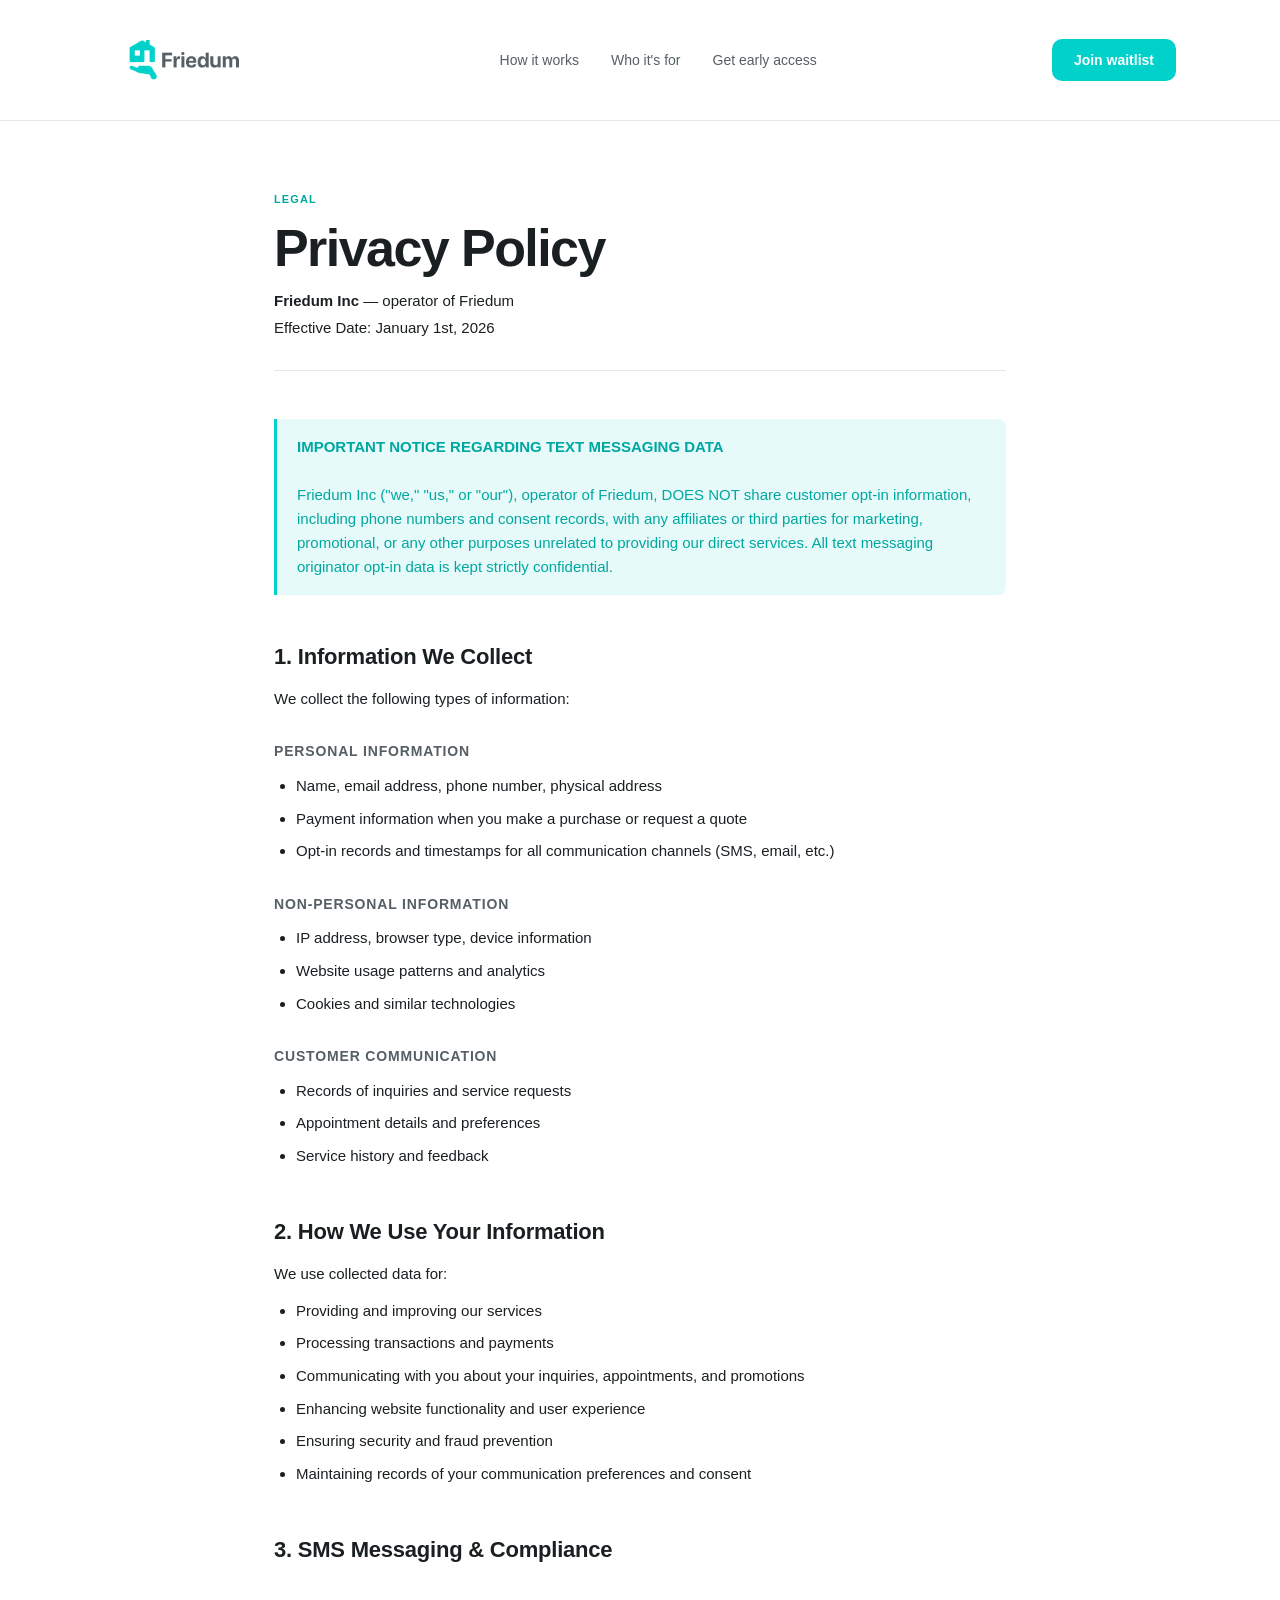
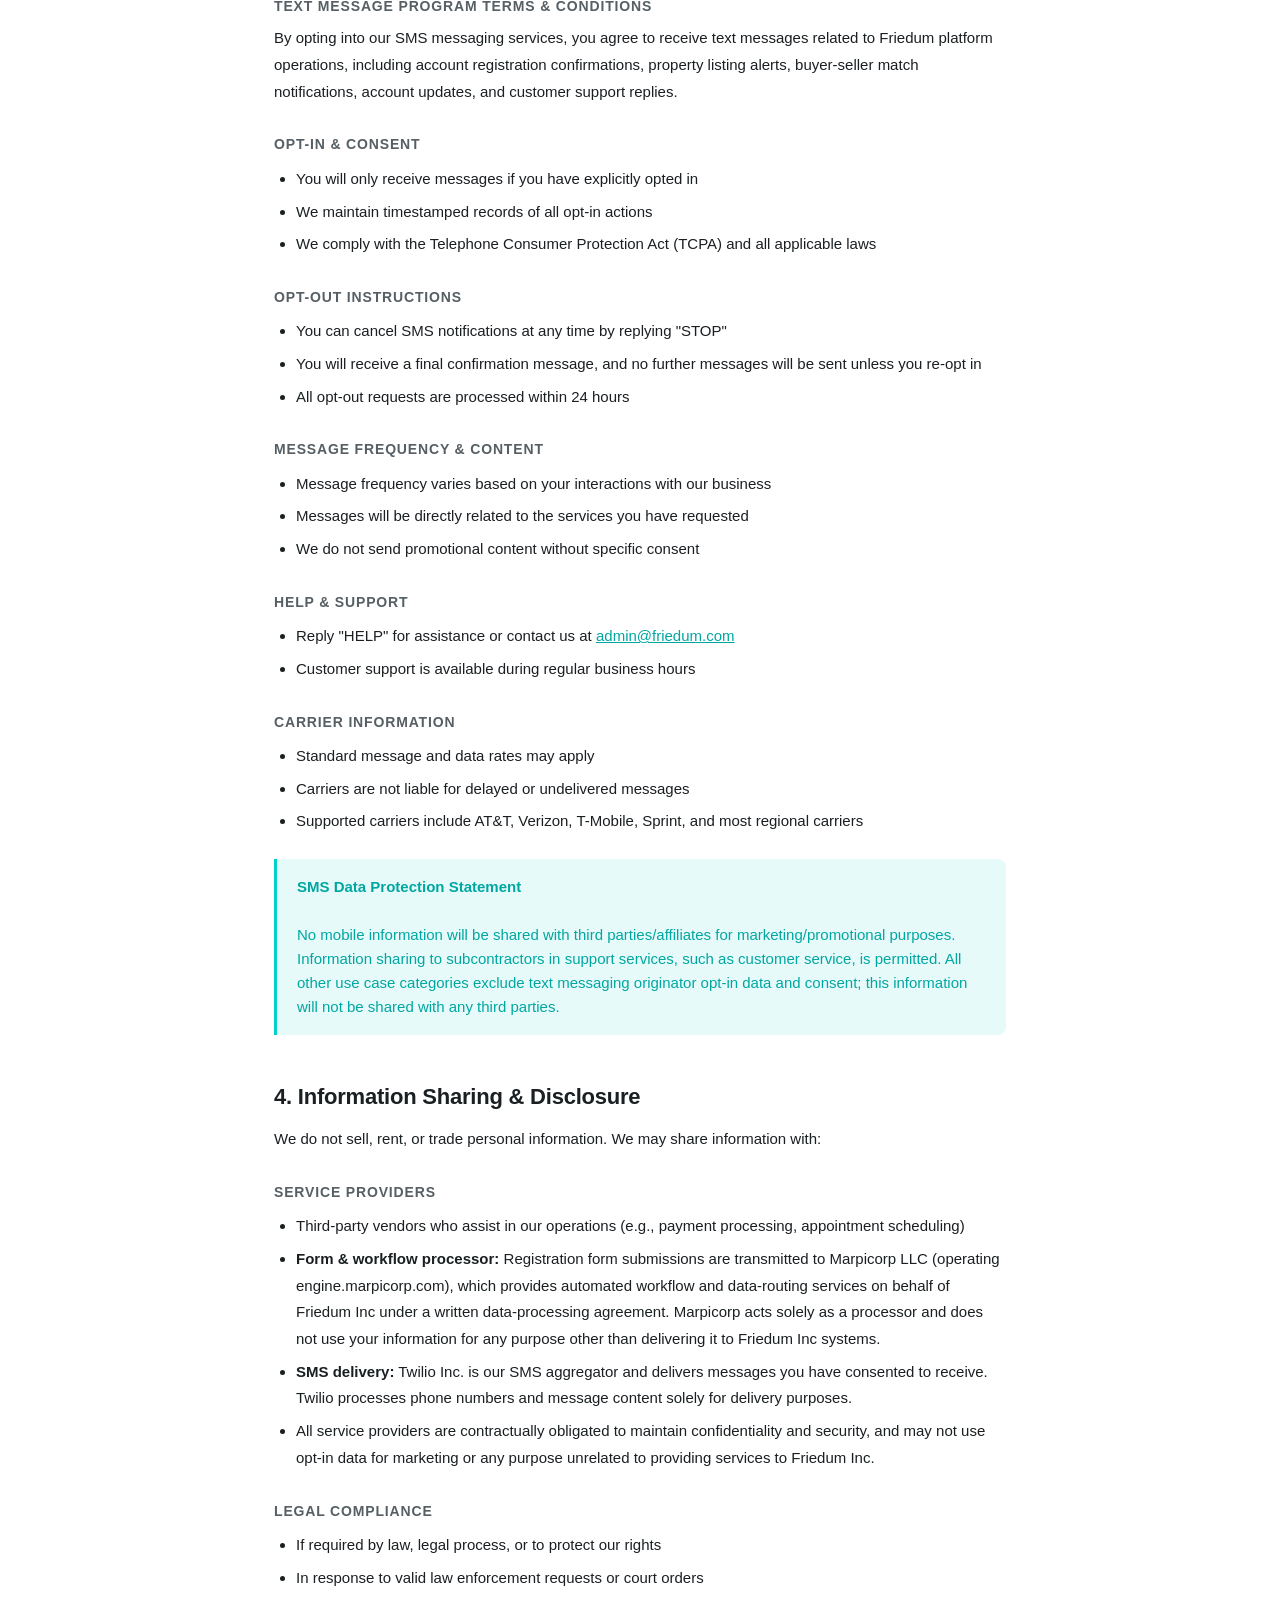
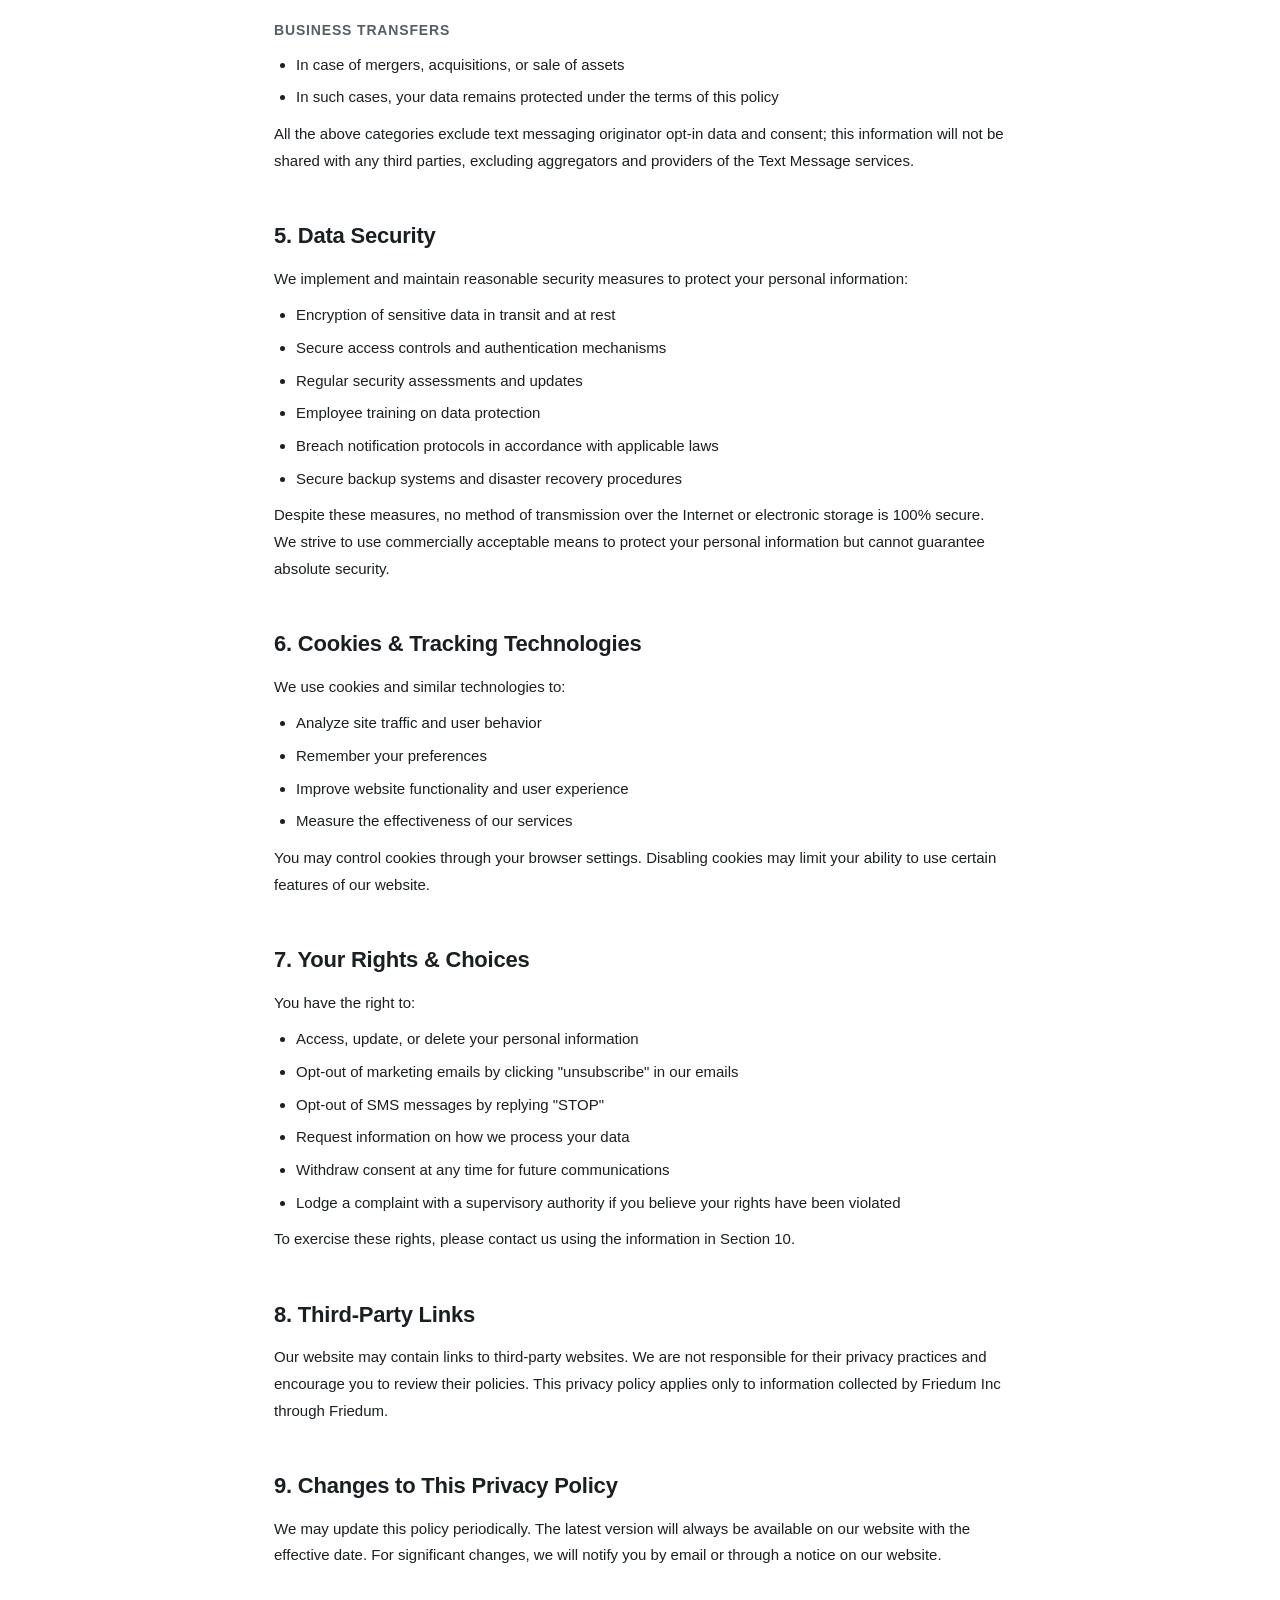
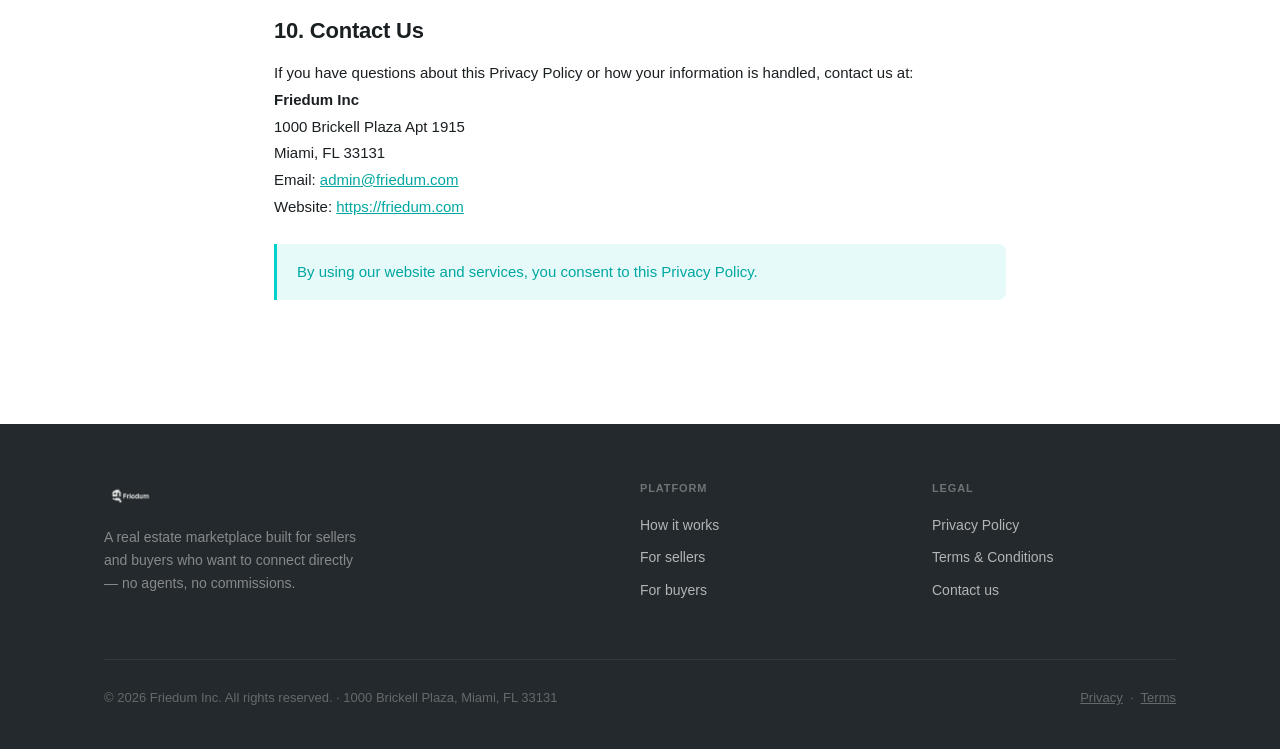
<file: privacy.html>
<!DOCTYPE html>
<html lang="en">
<head>
  <meta charset="UTF-8" />
  <meta name="viewport" content="width=device-width, initial-scale=1.0" />
  <title>Privacy Policy — Friedum</title>
  <meta name="description" content="Friedum Inc Privacy Policy — how we collect, use, and protect your information." />
  <link rel="icon" type="image/svg+xml" href="favicon.svg" />
  <link rel="stylesheet" href="assets/css/styles.css" />
</head>
<body>

  <header class="nav" id="nav">
    <div class="nav-inner container">
      <a href="/" class="logo">
        <img src="assets/img/logo.png" alt="Friedum" class="logo-img" />
      </a>
      <nav class="nav-links">
        <a href="/#how-it-works">How it works</a>
        <a href="/#for-you">Who it's for</a>
        <a href="/#signup">Get early access</a>
      </nav>
      <a href="/#signup" class="nav-cta">Join waitlist</a>
    </div>
  </header>

  <div class="legal-page">
    <div class="container">

      <div class="legal-eyebrow">Legal</div>
      <h1>Privacy Policy</h1>
      <p class="legal-meta">
        <strong>Friedum Inc</strong> — operator of Friedum<br />
        Effective Date: January 1st, 2026
      </p>

      <div class="legal-highlight">
        <strong>IMPORTANT NOTICE REGARDING TEXT MESSAGING DATA</strong><br /><br />
        Friedum Inc ("we," "us," or "our"), operator of Friedum, DOES NOT share customer opt-in information, including phone numbers and consent records, with any affiliates or third parties for marketing, promotional, or any other purposes unrelated to providing our direct services. All text messaging originator opt-in data is kept strictly confidential.
      </div>

      <h2>1. Information We Collect</h2>
      <p>We collect the following types of information:</p>

      <h3>Personal Information</h3>
      <ul>
        <li>Name, email address, phone number, physical address</li>
        <li>Payment information when you make a purchase or request a quote</li>
        <li>Opt-in records and timestamps for all communication channels (SMS, email, etc.)</li>
      </ul>

      <h3>Non-Personal Information</h3>
      <ul>
        <li>IP address, browser type, device information</li>
        <li>Website usage patterns and analytics</li>
        <li>Cookies and similar technologies</li>
      </ul>

      <h3>Customer Communication</h3>
      <ul>
        <li>Records of inquiries and service requests</li>
        <li>Appointment details and preferences</li>
        <li>Service history and feedback</li>
      </ul>

      <h2>2. How We Use Your Information</h2>
      <p>We use collected data for:</p>
      <ul>
        <li>Providing and improving our services</li>
        <li>Processing transactions and payments</li>
        <li>Communicating with you about your inquiries, appointments, and promotions</li>
        <li>Enhancing website functionality and user experience</li>
        <li>Ensuring security and fraud prevention</li>
        <li>Maintaining records of your communication preferences and consent</li>
      </ul>

      <h2>3. SMS Messaging &amp; Compliance</h2>

      <h3>Text Message Program Terms &amp; Conditions</h3>
      <p>By opting into our SMS messaging services, you agree to receive text messages related to Friedum platform operations, including account registration confirmations, property listing alerts, buyer-seller match notifications, account updates, and customer support replies.</p>

      <h3>Opt-In &amp; Consent</h3>
      <ul>
        <li>You will only receive messages if you have explicitly opted in</li>
        <li>We maintain timestamped records of all opt-in actions</li>
        <li>We comply with the Telephone Consumer Protection Act (TCPA) and all applicable laws</li>
      </ul>

      <h3>Opt-Out Instructions</h3>
      <ul>
        <li>You can cancel SMS notifications at any time by replying "STOP"</li>
        <li>You will receive a final confirmation message, and no further messages will be sent unless you re-opt in</li>
        <li>All opt-out requests are processed within 24 hours</li>
      </ul>

      <h3>Message Frequency &amp; Content</h3>
      <ul>
        <li>Message frequency varies based on your interactions with our business</li>
        <li>Messages will be directly related to the services you have requested</li>
        <li>We do not send promotional content without specific consent</li>
      </ul>

      <h3>Help &amp; Support</h3>
      <ul>
        <li>Reply "HELP" for assistance or contact us at <a href="mailto:admin@friedum.com">admin@friedum.com</a></li>
        <li>Customer support is available during regular business hours</li>
      </ul>

      <h3>Carrier Information</h3>
      <ul>
        <li>Standard message and data rates may apply</li>
        <li>Carriers are not liable for delayed or undelivered messages</li>
        <li>Supported carriers include AT&amp;T, Verizon, T-Mobile, Sprint, and most regional carriers</li>
      </ul>

      <div class="legal-highlight">
        <strong>SMS Data Protection Statement</strong><br /><br />
        No mobile information will be shared with third parties/affiliates for marketing/promotional purposes. Information sharing to subcontractors in support services, such as customer service, is permitted. All other use case categories exclude text messaging originator opt-in data and consent; this information will not be shared with any third parties.
      </div>

      <h2>4. Information Sharing &amp; Disclosure</h2>
      <p>We do not sell, rent, or trade personal information. We may share information with:</p>

      <h3>Service Providers</h3>
      <ul>
        <li>Third-party vendors who assist in our operations (e.g., payment processing, appointment scheduling)</li>
        <li><strong>Form &amp; workflow processor:</strong> Registration form submissions are transmitted to Marpicorp LLC (operating engine.marpicorp.com), which provides automated workflow and data-routing services on behalf of Friedum Inc under a written data-processing agreement. Marpicorp acts solely as a processor and does not use your information for any purpose other than delivering it to Friedum Inc systems.</li>
        <li><strong>SMS delivery:</strong> Twilio Inc. is our SMS aggregator and delivers messages you have consented to receive. Twilio processes phone numbers and message content solely for delivery purposes.</li>
        <li>All service providers are contractually obligated to maintain confidentiality and security, and may not use opt-in data for marketing or any purpose unrelated to providing services to Friedum Inc.</li>
      </ul>

      <h3>Legal Compliance</h3>
      <ul>
        <li>If required by law, legal process, or to protect our rights</li>
        <li>In response to valid law enforcement requests or court orders</li>
      </ul>

      <h3>Business Transfers</h3>
      <ul>
        <li>In case of mergers, acquisitions, or sale of assets</li>
        <li>In such cases, your data remains protected under the terms of this policy</li>
      </ul>

      <p>All the above categories exclude text messaging originator opt-in data and consent; this information will not be shared with any third parties, excluding aggregators and providers of the Text Message services.</p>

      <h2>5. Data Security</h2>
      <p>We implement and maintain reasonable security measures to protect your personal information:</p>
      <ul>
        <li>Encryption of sensitive data in transit and at rest</li>
        <li>Secure access controls and authentication mechanisms</li>
        <li>Regular security assessments and updates</li>
        <li>Employee training on data protection</li>
        <li>Breach notification protocols in accordance with applicable laws</li>
        <li>Secure backup systems and disaster recovery procedures</li>
      </ul>
      <p>Despite these measures, no method of transmission over the Internet or electronic storage is 100% secure. We strive to use commercially acceptable means to protect your personal information but cannot guarantee absolute security.</p>

      <h2>6. Cookies &amp; Tracking Technologies</h2>
      <p>We use cookies and similar technologies to:</p>
      <ul>
        <li>Analyze site traffic and user behavior</li>
        <li>Remember your preferences</li>
        <li>Improve website functionality and user experience</li>
        <li>Measure the effectiveness of our services</li>
      </ul>
      <p>You may control cookies through your browser settings. Disabling cookies may limit your ability to use certain features of our website.</p>

      <h2>7. Your Rights &amp; Choices</h2>
      <p>You have the right to:</p>
      <ul>
        <li>Access, update, or delete your personal information</li>
        <li>Opt-out of marketing emails by clicking "unsubscribe" in our emails</li>
        <li>Opt-out of SMS messages by replying "STOP"</li>
        <li>Request information on how we process your data</li>
        <li>Withdraw consent at any time for future communications</li>
        <li>Lodge a complaint with a supervisory authority if you believe your rights have been violated</li>
      </ul>
      <p>To exercise these rights, please contact us using the information in Section 10.</p>

      <h2>8. Third-Party Links</h2>
      <p>Our website may contain links to third-party websites. We are not responsible for their privacy practices and encourage you to review their policies. This privacy policy applies only to information collected by Friedum Inc through Friedum.</p>

      <h2>9. Changes to This Privacy Policy</h2>
      <p>We may update this policy periodically. The latest version will always be available on our website with the effective date. For significant changes, we will notify you by email or through a notice on our website.</p>

      <h2>10. Contact Us</h2>
      <p>If you have questions about this Privacy Policy or how your information is handled, contact us at:</p>
      <p>
        <strong>Friedum Inc</strong><br />
        1000 Brickell Plaza Apt 1915<br />
        Miami, FL 33131<br />
        Email: <a href="mailto:admin@friedum.com">admin@friedum.com</a><br />
        Website: <a href="https://friedum.com">https://friedum.com</a>
      </p>

      <div class="legal-highlight">
        By using our website and services, you consent to this Privacy Policy.
      </div>

    </div>
  </div>

  <footer class="footer">
    <div class="container">
      <div class="footer-grid">
        <div>
          <img src="assets/img/logo.png" alt="Friedum" class="footer-logo-img" />
          <p class="footer-desc">A real estate marketplace built for sellers and buyers who want to connect directly — no agents, no commissions.</p>
        </div>
        <div class="footer-col">
          <h4>Platform</h4>
          <a href="/#how-it-works">How it works</a>
          <a href="/#for-you">For sellers</a>
          <a href="/#for-you">For buyers</a>
        </div>
        <div class="footer-col">
          <h4>Legal</h4>
          <a href="/privacy.html">Privacy Policy</a>
          <a href="/terms.html">Terms &amp; Conditions</a>
          <a href="mailto:admin@friedum.com">Contact us</a>
        </div>
      </div>
      <div class="footer-bottom">
        <span>© 2026 Friedum Inc. All rights reserved. · 1000 Brickell Plaza, Miami, FL 33131</span>
        <span><a href="/privacy.html">Privacy</a> &nbsp;·&nbsp; <a href="/terms.html">Terms</a></span>
      </div>
    </div>
  </footer>

</body>
</html>
</file>
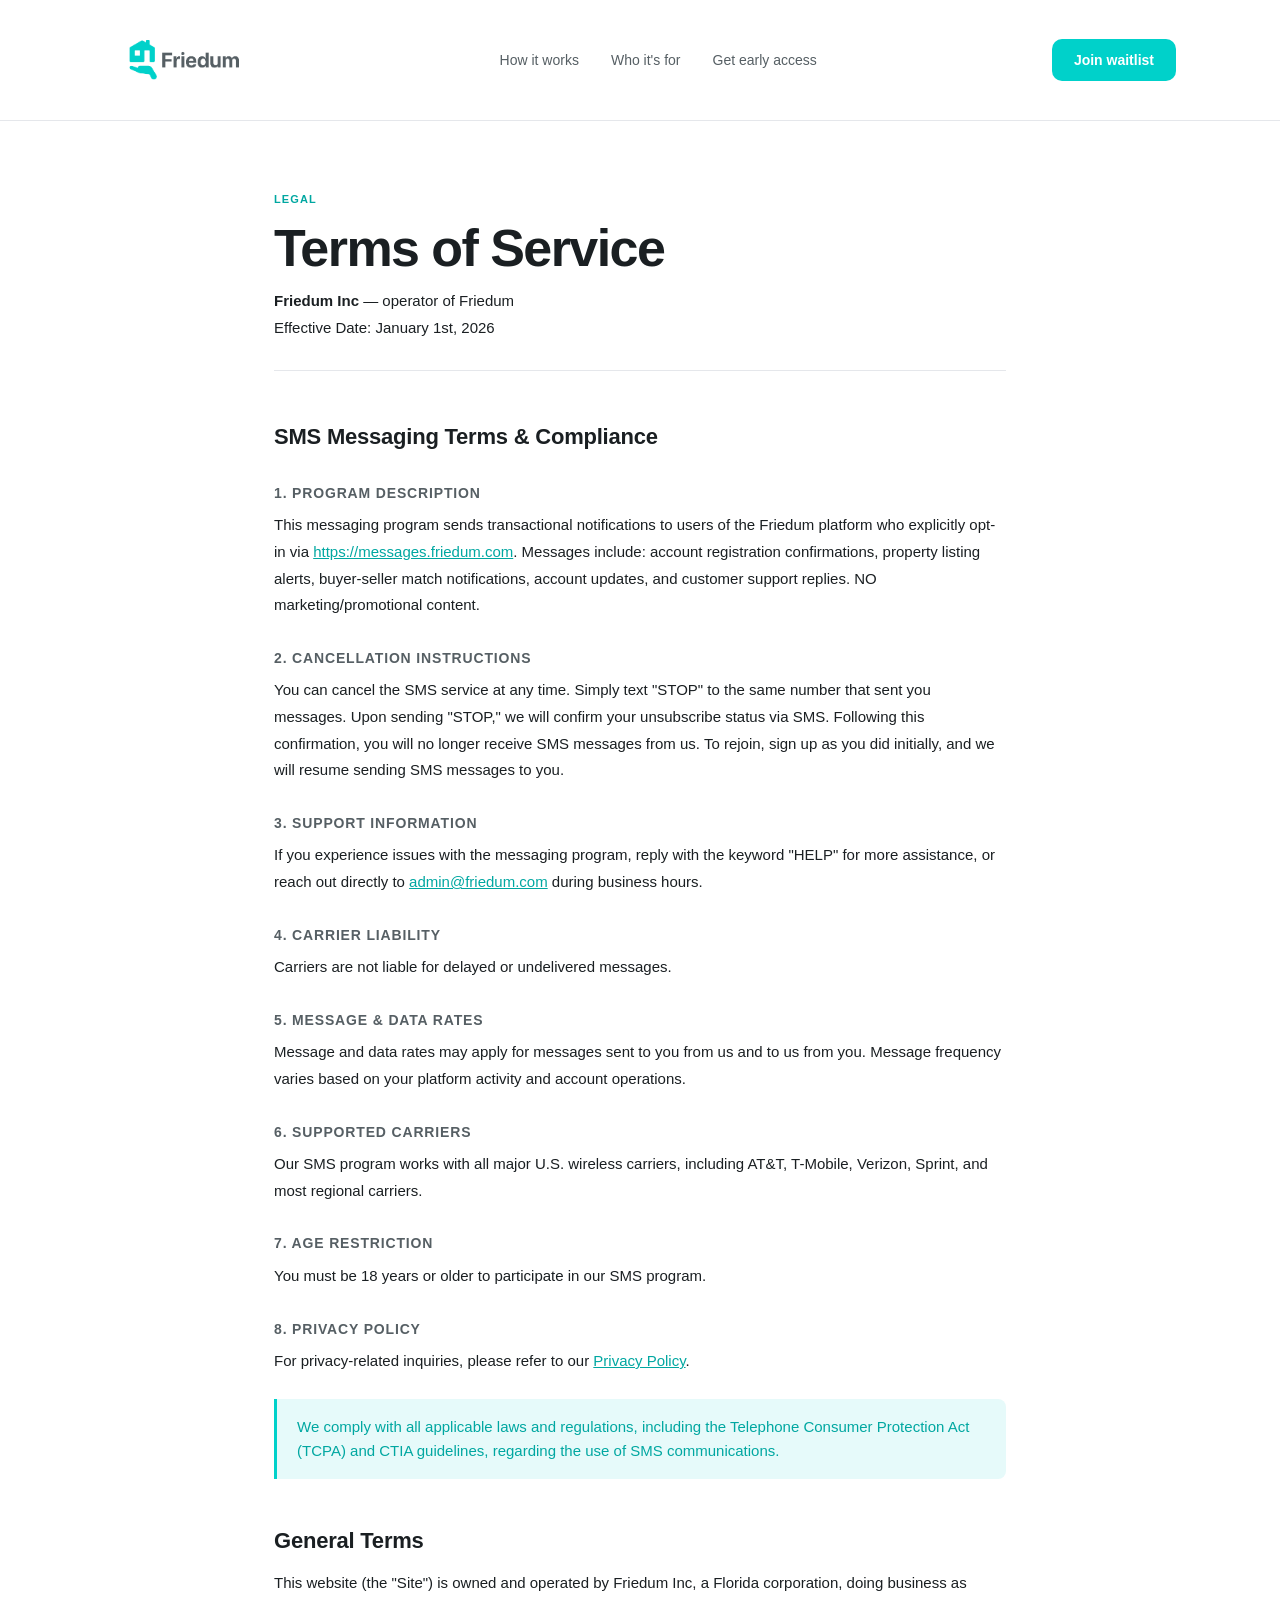
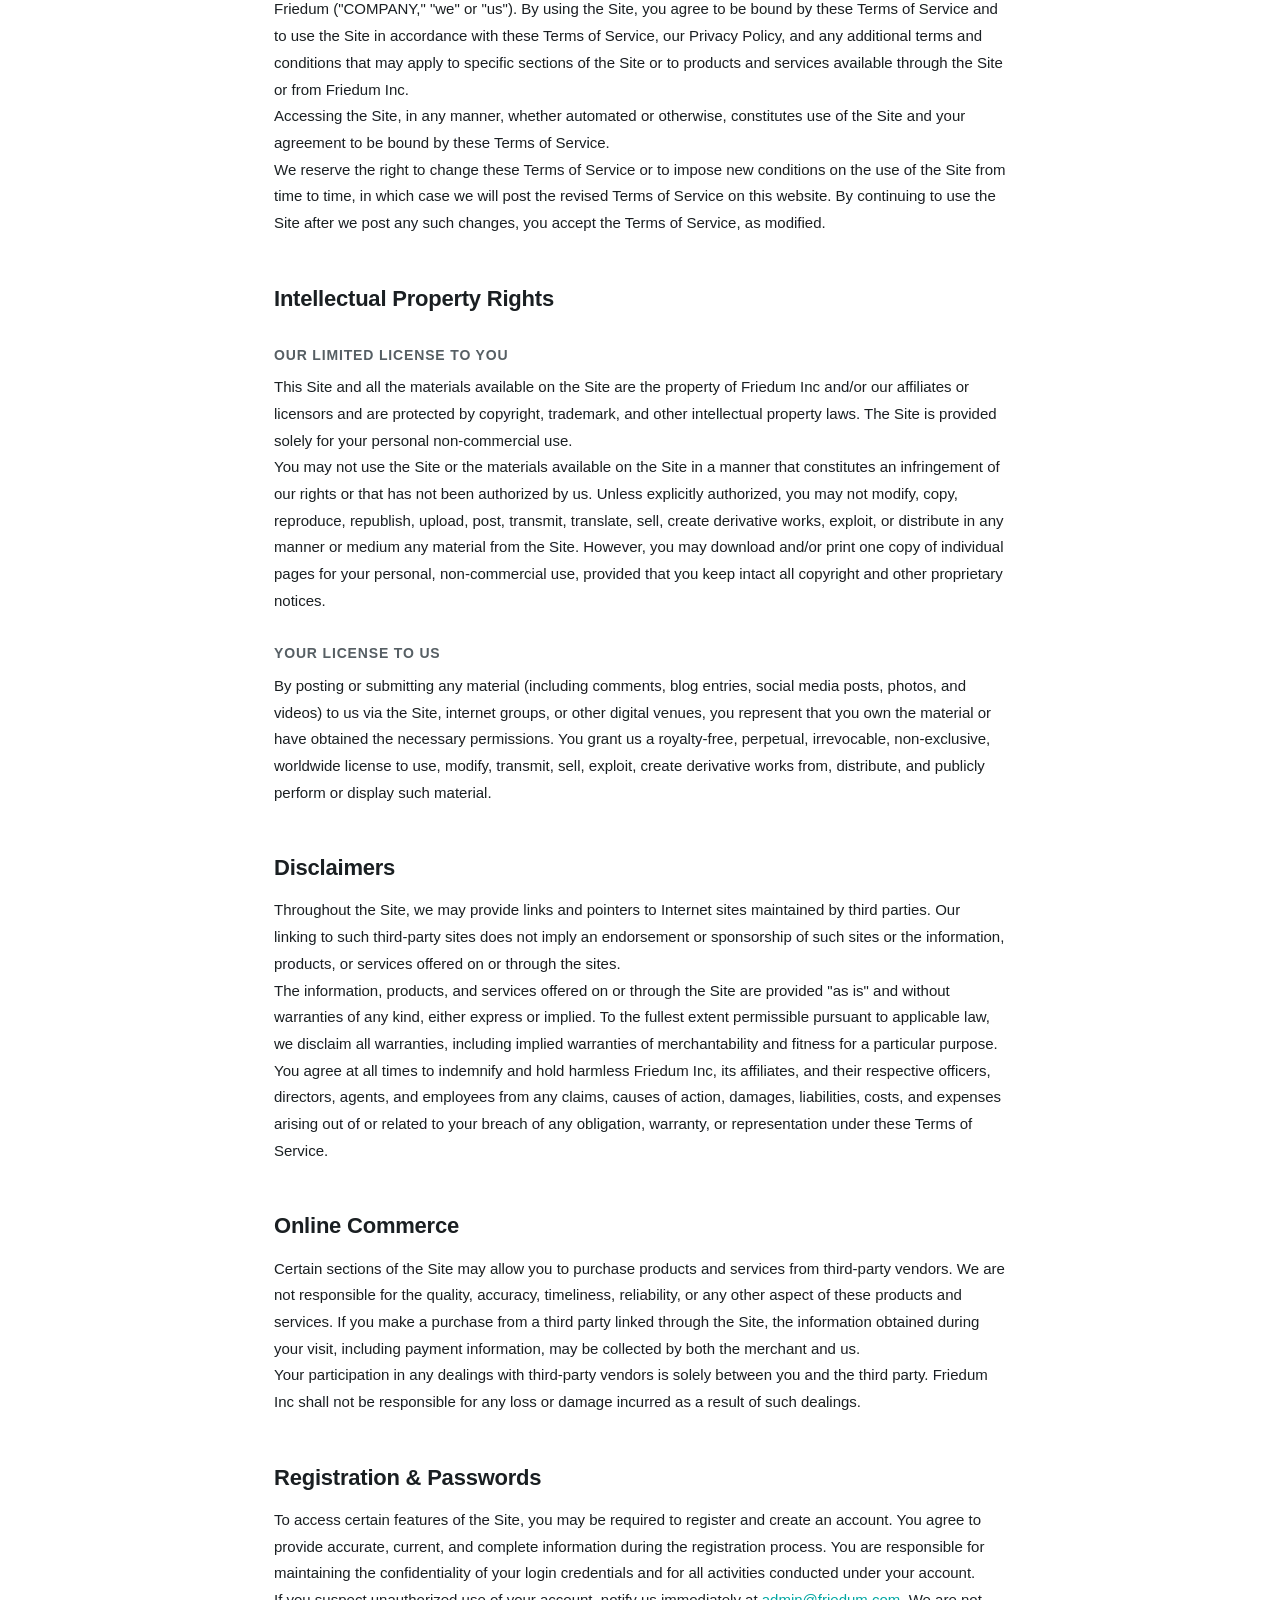
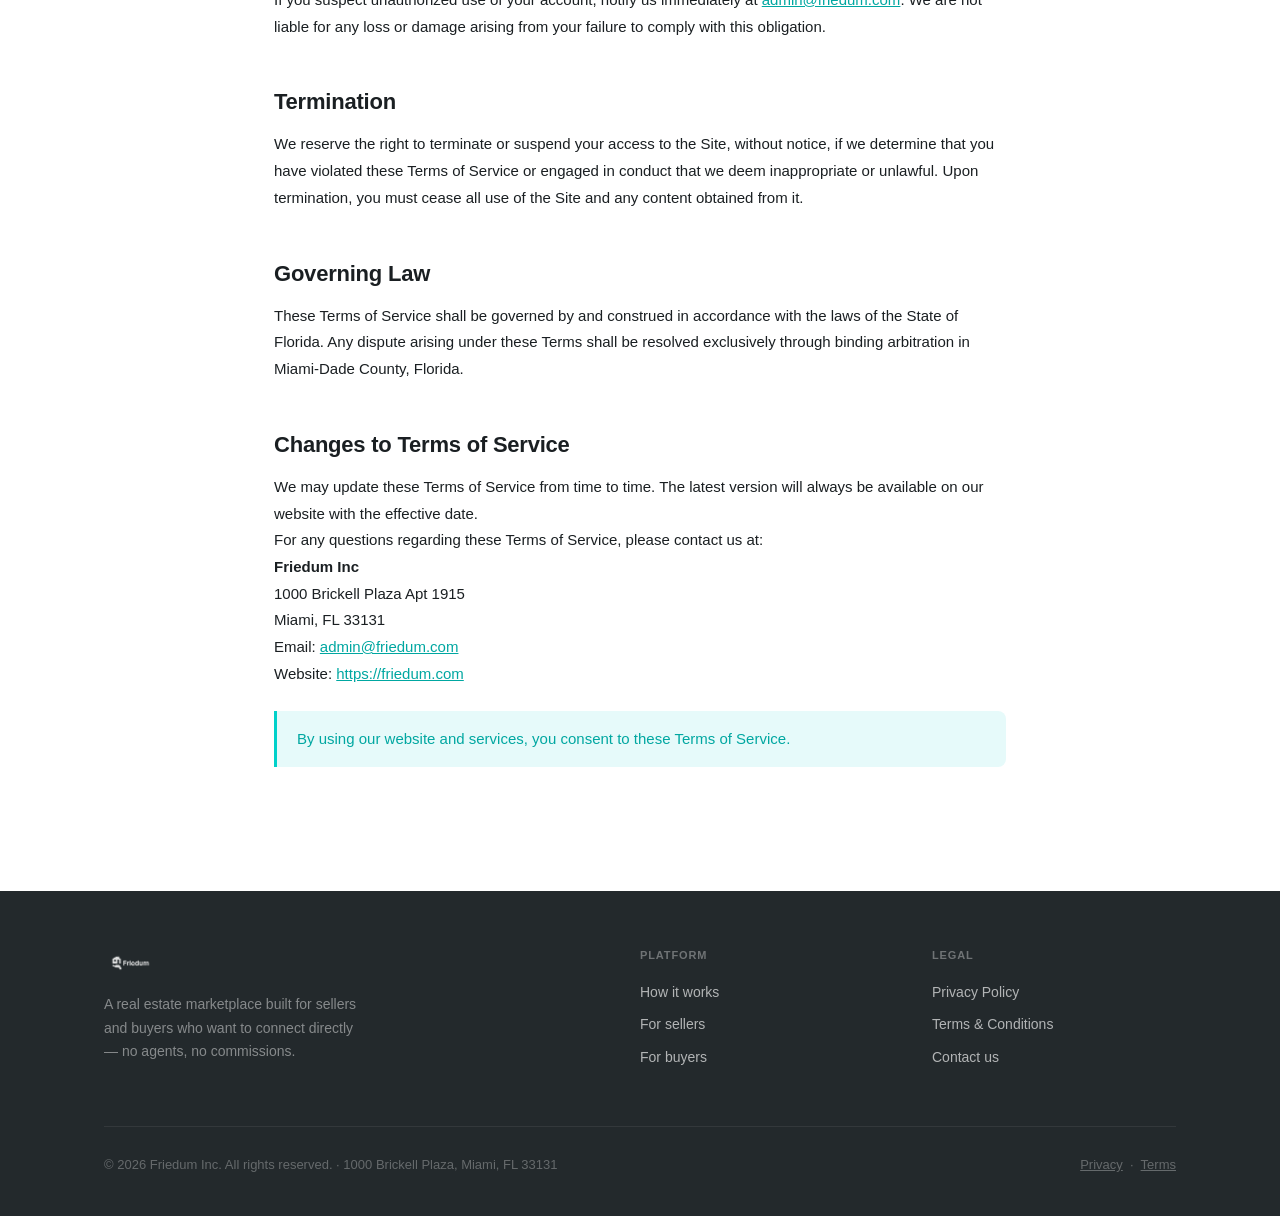
<file: terms.html>
<!DOCTYPE html>
<html lang="en">
<head>
  <meta charset="UTF-8" />
  <meta name="viewport" content="width=device-width, initial-scale=1.0" />
  <title>Terms of Service — Friedum</title>
  <meta name="description" content="Friedum Inc Terms of Service and SMS Messaging Terms." />
  <link rel="icon" type="image/svg+xml" href="favicon.svg" />
  <link rel="stylesheet" href="assets/css/styles.css" />
</head>
<body>

  <header class="nav" id="nav">
    <div class="nav-inner container">
      <a href="/" class="logo">
        <img src="assets/img/logo.png" alt="Friedum" class="logo-img" />
      </a>
      <nav class="nav-links">
        <a href="/#how-it-works">How it works</a>
        <a href="/#for-you">Who it's for</a>
        <a href="/#signup">Get early access</a>
      </nav>
      <a href="/#signup" class="nav-cta">Join waitlist</a>
    </div>
  </header>

  <div class="legal-page">
    <div class="container">

      <div class="legal-eyebrow">Legal</div>
      <h1>Terms of Service</h1>
      <p class="legal-meta">
        <strong>Friedum Inc</strong> — operator of Friedum<br />
        Effective Date: January 1st, 2026
      </p>

      <h2>SMS Messaging Terms &amp; Compliance</h2>

      <h3>1. Program Description</h3>
      <p>This messaging program sends transactional notifications to users of the Friedum platform who explicitly opt-in via <a href="https://messages.friedum.com">https://messages.friedum.com</a>. Messages include: account registration confirmations, property listing alerts, buyer-seller match notifications, account updates, and customer support replies. NO marketing/promotional content.</p>

      <h3>2. Cancellation Instructions</h3>
      <p>You can cancel the SMS service at any time. Simply text "STOP" to the same number that sent you messages. Upon sending "STOP," we will confirm your unsubscribe status via SMS. Following this confirmation, you will no longer receive SMS messages from us. To rejoin, sign up as you did initially, and we will resume sending SMS messages to you.</p>

      <h3>3. Support Information</h3>
      <p>If you experience issues with the messaging program, reply with the keyword "HELP" for more assistance, or reach out directly to <a href="mailto:admin@friedum.com">admin@friedum.com</a> during business hours.</p>

      <h3>4. Carrier Liability</h3>
      <p>Carriers are not liable for delayed or undelivered messages.</p>

      <h3>5. Message &amp; Data Rates</h3>
      <p>Message and data rates may apply for messages sent to you from us and to us from you. Message frequency varies based on your platform activity and account operations.</p>

      <h3>6. Supported Carriers</h3>
      <p>Our SMS program works with all major U.S. wireless carriers, including AT&amp;T, T-Mobile, Verizon, Sprint, and most regional carriers.</p>

      <h3>7. Age Restriction</h3>
      <p>You must be 18 years or older to participate in our SMS program.</p>

      <h3>8. Privacy Policy</h3>
      <p>For privacy-related inquiries, please refer to our <a href="/privacy.html">Privacy Policy</a>.</p>

      <div class="legal-highlight">
        We comply with all applicable laws and regulations, including the Telephone Consumer Protection Act (TCPA) and CTIA guidelines, regarding the use of SMS communications.
      </div>

      <h2>General Terms</h2>
      <p>This website (the "Site") is owned and operated by Friedum Inc, a Florida corporation, doing business as Friedum ("COMPANY," "we" or "us"). By using the Site, you agree to be bound by these Terms of Service and to use the Site in accordance with these Terms of Service, our Privacy Policy, and any additional terms and conditions that may apply to specific sections of the Site or to products and services available through the Site or from Friedum Inc.</p>
      <p>Accessing the Site, in any manner, whether automated or otherwise, constitutes use of the Site and your agreement to be bound by these Terms of Service.</p>
      <p>We reserve the right to change these Terms of Service or to impose new conditions on the use of the Site from time to time, in which case we will post the revised Terms of Service on this website. By continuing to use the Site after we post any such changes, you accept the Terms of Service, as modified.</p>

      <h2>Intellectual Property Rights</h2>

      <h3>Our Limited License to You</h3>
      <p>This Site and all the materials available on the Site are the property of Friedum Inc and/or our affiliates or licensors and are protected by copyright, trademark, and other intellectual property laws. The Site is provided solely for your personal non-commercial use.</p>
      <p>You may not use the Site or the materials available on the Site in a manner that constitutes an infringement of our rights or that has not been authorized by us. Unless explicitly authorized, you may not modify, copy, reproduce, republish, upload, post, transmit, translate, sell, create derivative works, exploit, or distribute in any manner or medium any material from the Site. However, you may download and/or print one copy of individual pages for your personal, non-commercial use, provided that you keep intact all copyright and other proprietary notices.</p>

      <h3>Your License to Us</h3>
      <p>By posting or submitting any material (including comments, blog entries, social media posts, photos, and videos) to us via the Site, internet groups, or other digital venues, you represent that you own the material or have obtained the necessary permissions. You grant us a royalty-free, perpetual, irrevocable, non-exclusive, worldwide license to use, modify, transmit, sell, exploit, create derivative works from, distribute, and publicly perform or display such material.</p>

      <h2>Disclaimers</h2>
      <p>Throughout the Site, we may provide links and pointers to Internet sites maintained by third parties. Our linking to such third-party sites does not imply an endorsement or sponsorship of such sites or the information, products, or services offered on or through the sites.</p>
      <p>The information, products, and services offered on or through the Site are provided "as is" and without warranties of any kind, either express or implied. To the fullest extent permissible pursuant to applicable law, we disclaim all warranties, including implied warranties of merchantability and fitness for a particular purpose.</p>
      <p>You agree at all times to indemnify and hold harmless Friedum Inc, its affiliates, and their respective officers, directors, agents, and employees from any claims, causes of action, damages, liabilities, costs, and expenses arising out of or related to your breach of any obligation, warranty, or representation under these Terms of Service.</p>

      <h2>Online Commerce</h2>
      <p>Certain sections of the Site may allow you to purchase products and services from third-party vendors. We are not responsible for the quality, accuracy, timeliness, reliability, or any other aspect of these products and services. If you make a purchase from a third party linked through the Site, the information obtained during your visit, including payment information, may be collected by both the merchant and us.</p>
      <p>Your participation in any dealings with third-party vendors is solely between you and the third party. Friedum Inc shall not be responsible for any loss or damage incurred as a result of such dealings.</p>

      <h2>Registration &amp; Passwords</h2>
      <p>To access certain features of the Site, you may be required to register and create an account. You agree to provide accurate, current, and complete information during the registration process. You are responsible for maintaining the confidentiality of your login credentials and for all activities conducted under your account.</p>
      <p>If you suspect unauthorized use of your account, notify us immediately at <a href="mailto:admin@friedum.com">admin@friedum.com</a>. We are not liable for any loss or damage arising from your failure to comply with this obligation.</p>

      <h2>Termination</h2>
      <p>We reserve the right to terminate or suspend your access to the Site, without notice, if we determine that you have violated these Terms of Service or engaged in conduct that we deem inappropriate or unlawful. Upon termination, you must cease all use of the Site and any content obtained from it.</p>

      <h2>Governing Law</h2>
      <p>These Terms of Service shall be governed by and construed in accordance with the laws of the State of Florida. Any dispute arising under these Terms shall be resolved exclusively through binding arbitration in Miami-Dade County, Florida.</p>

      <h2>Changes to Terms of Service</h2>
      <p>We may update these Terms of Service from time to time. The latest version will always be available on our website with the effective date.</p>

      <p>For any questions regarding these Terms of Service, please contact us at:</p>
      <p>
        <strong>Friedum Inc</strong><br />
        1000 Brickell Plaza Apt 1915<br />
        Miami, FL 33131<br />
        Email: <a href="mailto:admin@friedum.com">admin@friedum.com</a><br />
        Website: <a href="https://friedum.com">https://friedum.com</a>
      </p>

      <div class="legal-highlight">
        By using our website and services, you consent to these Terms of Service.
      </div>

    </div>
  </div>

  <footer class="footer">
    <div class="container">
      <div class="footer-grid">
        <div>
          <img src="assets/img/logo.png" alt="Friedum" class="footer-logo-img" />
          <p class="footer-desc">A real estate marketplace built for sellers and buyers who want to connect directly — no agents, no commissions.</p>
        </div>
        <div class="footer-col">
          <h4>Platform</h4>
          <a href="/#how-it-works">How it works</a>
          <a href="/#for-you">For sellers</a>
          <a href="/#for-you">For buyers</a>
        </div>
        <div class="footer-col">
          <h4>Legal</h4>
          <a href="/privacy.html">Privacy Policy</a>
          <a href="/terms.html">Terms &amp; Conditions</a>
          <a href="mailto:admin@friedum.com">Contact us</a>
        </div>
      </div>
      <div class="footer-bottom">
        <span>© 2026 Friedum Inc. All rights reserved. · 1000 Brickell Plaza, Miami, FL 33131</span>
        <span><a href="/privacy.html">Privacy</a> &nbsp;·&nbsp; <a href="/terms.html">Terms</a></span>
      </div>
    </div>
  </footer>

</body>
</html>
</file>
<file: assets/css/styles.css>
/* ═══════════════════════════════════════════════════════════════
   Friedum Landing Page
   Brand: Teal #00D1CA · Charcoal #565F64 · SF Pro
   ═══════════════════════════════════════════════════════════════ */

:root {
  --teal:        #00D1CA;
  --teal-dark:   #00a7a1;
  --teal-light:  #e6fafa;
  --charcoal:    #565F64;
  --charcoal-dk: #23292c;
  --charcoal-900:#16191b;
  --text:        #1a1f22;
  --text-soft:   #6b7280;
  --border:      #e5e7eb;
  --white:       #ffffff;
  --light-gray:  #f5f4f5;
  --font: -apple-system, BlinkMacSystemFont, "SF Pro Display", "SF Pro Text",
          "Helvetica Neue", Arial, sans-serif;
}

/* ── Reset ── */
*, *::before, *::after { box-sizing: border-box; margin: 0; padding: 0; }
html { scroll-behavior: smooth; }
body {
  font-family: var(--font);
  font-size: 16px;
  line-height: 1.6;
  color: var(--text);
  background: var(--white);
  -webkit-font-smoothing: antialiased;
  overflow-x: hidden;
}
img { display: block; max-width: 100%; }
a { color: inherit; text-decoration: none; }

.container {
  max-width: 1120px;
  margin: 0 auto;
  padding: 0 24px;
}

/* ── Launch Banner ── */
.launch-banner {
  background: var(--teal);
  color: var(--white);
  text-align: center;
  padding: 11px 24px;
  font-size: 13px;
  font-weight: 500;
  display: flex;
  align-items: center;
  justify-content: center;
  gap: 8px;
}
.launch-dot {
  width: 7px; height: 7px;
  background: rgba(255,255,255,0.8);
  border-radius: 50%;
  flex-shrink: 0;
  animation: pulse 2s infinite;
}
@keyframes pulse {
  0%,100%{opacity:1;transform:scale(1)}
  50%{opacity:0.5;transform:scale(1.3)}
}

/* ── Navigation ── */
.nav {
  position: sticky;
  top: 0;
  z-index: 100;
  background: rgba(255,255,255,0.92);
  border-bottom: 1px solid var(--border);
  backdrop-filter: blur(12px);
  -webkit-backdrop-filter: blur(12px);
}
.nav-inner {
  display: flex;
  align-items: center;
  justify-content: space-between;
  padding: 12px 24px;
}
.logo-img { height: 96px; width: auto; }
.nav-links {
  display: flex;
  gap: 32px;
  font-size: 14px;
  font-weight: 500;
  color: var(--charcoal);
}
.nav-links a { transition: color 0.18s; }
.nav-links a:hover { color: var(--teal-dark); opacity: 1; }
.nav-cta {
  background: var(--teal);
  color: var(--white);
  padding: 10px 22px;
  border-radius: 10px;
  font-size: 14px;
  font-weight: 600;
  transition: background 0.18s, transform 0.15s;
  white-space: nowrap;
}
.nav-cta:hover {
  background: var(--teal-dark);
  transform: translateY(-1px);
  opacity: 1;
}
.nav-mobile-btn {
  display: none;
  flex-direction: column;
  gap: 5px;
  background: none;
  border: none;
  cursor: pointer;
  padding: 4px;
}
.nav-mobile-btn span {
  display: block;
  width: 22px;
  height: 2px;
  background: var(--charcoal);
  border-radius: 2px;
  transition: 0.2s;
}

/* ── Buttons ── */
.btn {
  display: inline-flex;
  align-items: center;
  justify-content: center;
  gap: 6px;
  padding: 14px 28px;
  font-family: var(--font);
  font-size: 15px;
  font-weight: 600;
  border-radius: 12px;
  border: 1.5px solid transparent;
  cursor: pointer;
  transition: all 0.18s;
  letter-spacing: -0.01em;
  text-decoration: none;
}
.btn-primary {
  background: var(--teal);
  color: var(--white);
  border-color: var(--teal);
  box-shadow: 0 0 24px rgba(0,209,202,0.22);
}
.btn-primary:hover {
  background: var(--teal-dark);
  border-color: var(--teal-dark);
  transform: translateY(-1px);
  box-shadow: 0 0 36px rgba(0,209,202,0.38);
  opacity: 1;
}
.btn-outline {
  background: transparent;
  color: var(--charcoal);
  border-color: var(--border);
}
.btn-outline:hover {
  border-color: var(--teal);
  color: var(--teal-dark);
  opacity: 1;
}
.btn-white {
  background: var(--white);
  color: var(--text);
  border-color: var(--white);
  font-weight: 700;
}
.btn-white:hover {
  background: rgba(255,255,255,0.92);
  transform: translateY(-1px);
  opacity: 1;
}
.btn-ghost {
  background: transparent;
  color: rgba(255,255,255,0.7);
  border-color: rgba(255,255,255,0.2);
}
.btn-ghost:hover {
  background: rgba(255,255,255,0.08);
  color: white;
  opacity: 1;
}
.btn-full {
  width: 100%;
  padding: 16px 28px;
  font-size: 16px;
  border-radius: 14px;
}

/* ── Eyebrows / tags ── */
.eyebrow {
  display: inline-block;
  font-size: 11px;
  font-weight: 700;
  letter-spacing: 0.1em;
  text-transform: uppercase;
  color: var(--teal-dark);
  margin-bottom: 14px;
}
.eyebrow-light { color: rgba(255,255,255,0.6); }
.eyebrow-num {
  display: inline-block;
  font-size: 11px;
  font-weight: 700;
  letter-spacing: 0.1em;
  text-transform: uppercase;
  color: var(--teal-dark);
  margin-bottom: 14px;
  background: var(--teal-light);
  border-radius: 6px;
  padding: 4px 10px;
}
.eyebrow-num-dark { background: rgba(0,209,202,0.15); color: var(--teal); }

/* ── Section layout ── */
.section { padding: 96px 0; }
.section-white { background: var(--white); }
.section-dark { background: var(--charcoal-dk); }
.section-darkest { background: var(--charcoal-900); }
.section-light-gray { background: var(--light-gray); }
.section-signup-border { border-top: 1px solid var(--border); }

.section-head { margin-bottom: 60px; }
.section-head.center { text-align: center; }

.section-title {
  font-size: clamp(28px, 4.5vw, 48px);
  font-weight: 900;
  letter-spacing: -0.03em;
  line-height: 1.05;
  color: var(--text);
  margin-bottom: 16px;
}
.section-title-light { color: var(--white); }
.section-sub { font-size: 17px; color: var(--text-soft); max-width: 560px; line-height: 1.6; }
.section-sub-light { color: rgba(255,255,255,0.6); }

/* ── HERO ── */
.hero {
  position: relative;
  min-height: 100vh;
  display: flex;
  align-items: center;
  overflow: hidden;
  background: linear-gradient(135deg, #f8fffe 0%, #ffffff 50%, #f0faf9 100%);
  padding: 100px 0 60px;
}
.hero-dots {
  position: absolute;
  inset: 0;
  opacity: 0.18;
  background-image: radial-gradient(circle, rgba(0,209,202,0.30) 1px, transparent 1px);
  background-size: 36px 36px;
  pointer-events: none;
}
.hero-blob {
  position: absolute;
  border-radius: 50%;
  pointer-events: none;
}
.hero-blob-tr {
  top: -120px; right: -80px;
  width: 600px; height: 600px;
  background: radial-gradient(circle, rgba(0,209,202,0.10) 0%, transparent 65%);
}
.hero-blob-bl {
  bottom: -100px; left: -60px;
  width: 500px; height: 500px;
  background: radial-gradient(circle, rgba(0,209,202,0.07) 0%, transparent 65%);
}
.hero-inner {
  position: relative;
  z-index: 10;
  display: grid;
  grid-template-columns: 1fr 1fr;
  gap: 48px;
  align-items: center;
  width: 100%;
}
.hero-badge {
  display: inline-flex;
  align-items: center;
  gap: 8px;
  background: var(--teal-light);
  color: var(--teal-dark);
  border: 1px solid rgba(0,209,202,0.3);
  border-radius: 100px;
  padding: 7px 18px;
  font-size: 12px;
  font-weight: 600;
  letter-spacing: 0.02em;
  margin-bottom: 28px;
}
.hero-badge-dot {
  width: 7px; height: 7px;
  background: var(--teal);
  border-radius: 50%;
  flex-shrink: 0;
  animation: pulse 2s infinite;
}
.hero-title {
  font-size: clamp(28px, 3.2vw, 48px);
  font-weight: 900;
  letter-spacing: -0.03em;
  line-height: 1.12;
  color: #1a2b2b;
  margin-bottom: 24px;
}
.hero-title-gradient {
  background: linear-gradient(135deg, #00D1CA 0%, #00a7a1 100%);
  -webkit-background-clip: text;
  -webkit-text-fill-color: transparent;
  background-clip: text;
}
.hero-sub {
  font-size: 16px;
  color: var(--text-soft);
  max-width: 440px;
  margin-bottom: 28px;
  line-height: 1.65;
}
.hero-badges-row {
  display: flex;
  gap: 20px;
  margin-bottom: 28px;
}
.hero-trust-item {
  display: flex;
  align-items: center;
  gap: 6px;
  font-size: 12px;
  font-weight: 600;
  color: var(--charcoal);
  opacity: 0.8;
}
.hero-search {
  display: flex;
  align-items: center;
  background: var(--white);
  border-radius: 16px;
  box-shadow: 0 4px 30px rgba(0,0,0,0.10);
  border: 1px solid var(--border);
  padding: 6px 6px 6px 16px;
  gap: 8px;
  max-width: 480px;
  margin-bottom: 20px;
}
.hero-search-inner {
  display: flex;
  align-items: center;
  gap: 10px;
  flex: 1;
}
.hero-search-placeholder {
  font-size: 14px;
  color: var(--text-soft);
  white-space: nowrap;
  overflow: hidden;
  text-overflow: ellipsis;
}
.hero-search-btn {
  padding: 10px 20px;
  font-size: 14px;
  border-radius: 10px;
  white-space: nowrap;
  flex-shrink: 0;
}
.hero-popular {
  display: flex;
  align-items: center;
  gap: 8px;
  flex-wrap: wrap;
}
.hero-popular-label { font-size: 12px; color: var(--text-soft); }
.hero-popular-tag {
  font-size: 12px;
  font-weight: 500;
  color: var(--charcoal);
  border: 1px solid var(--border);
  border-radius: 100px;
  padding: 4px 12px;
  cursor: pointer;
  transition: border-color 0.18s, color 0.18s;
}
.hero-popular-tag:hover { border-color: var(--teal); color: var(--teal-dark); }

/* ── Hero card ── */
.hero-card-wrap {
  position: relative;
  height: 560px;
}
.hero-card {
  position: absolute;
  top: 20px; left: 20px; right: 0;
  background: var(--white);
  border-radius: 28px;
  box-shadow: 0 16px 56px rgba(0,0,0,0.10);
  border: 1px solid var(--border);
  overflow: hidden;
  animation: float 5s ease-in-out infinite;
}
@keyframes float {
  0%,100%{transform:translateY(0)}
  50%{transform:translateY(-10px)}
}
.hero-card-img {
  position: relative;
  height: 200px;
  overflow: hidden;
}
.hero-card-img img {
  width: 100%; height: 100%;
  object-fit: cover;
}
.hero-card-img-overlay {
  position: absolute;
  inset: 0;
  background: linear-gradient(to top, rgba(0,0,0,0.15), transparent);
}
.hero-card-badge-for-sale,
.hero-card-badge-commission {
  position: absolute;
  top: 14px;
  font-size: 11px;
  font-weight: 700;
  padding: 5px 12px;
  border-radius: 100px;
}
.hero-card-badge-for-sale {
  left: 14px;
  background: rgba(255,255,255,0.9);
  color: var(--text);
  backdrop-filter: blur(4px);
}
.hero-card-badge-commission {
  right: 14px;
  background: rgba(0,209,202,0.9);
  color: var(--white);
  backdrop-filter: blur(4px);
}
.hero-card-body { padding: 20px; }
.hero-card-price-row {
  display: flex;
  align-items: flex-start;
  justify-content: space-between;
  margin-bottom: 14px;
}
.hero-card-price {
  font-size: 22px;
  font-weight: 900;
  color: var(--text);
  letter-spacing: -0.03em;
}
.hero-card-specs { font-size: 13px; color: var(--text-soft); margin-top: 2px; }
.hero-card-addr { font-size: 12px; color: #9ca3af; margin-top: 2px; }
.hero-card-heart {
  width: 36px; height: 36px;
  border-radius: 50%;
  border: 1px solid var(--border);
  background: none;
  cursor: pointer;
  font-size: 16px;
  color: #9ca3af;
  display: flex; align-items: center; justify-content: center;
  transition: color 0.18s;
}
.hero-card-heart:hover { color: #ef4444; }
.hero-card-btns { display: flex; gap: 8px; }
.hero-card-btn-msg, .hero-card-btn-view {
  flex: 1;
  padding: 10px;
  font-size: 13px;
  border-radius: 12px;
}
/* Float chips */
.hero-chip {
  position: absolute;
  background: var(--white);
  border-radius: 16px;
  box-shadow: 0 4px 20px rgba(0,0,0,0.08);
  border: 1px solid var(--border);
}
.hero-chip-savings {
  bottom: 80px; left: -10px;
  padding: 16px 20px;
  animation: float 5s ease-in-out infinite;
  animation-delay: 1.5s;
}
.hero-chip-label { font-size: 11px; color: var(--text-soft); font-weight: 500; margin-bottom: 2px; }
.hero-chip-value { font-size: 26px; font-weight: 900; color: var(--teal); letter-spacing: -0.03em; }
.hero-chip-sub { font-size: 11px; color: var(--text-soft); }
.hero-chip-verified {
  top: 10px; right: -20px;
  padding: 12px 16px;
  display: flex;
  align-items: center;
  gap: 10px;
  animation: float 5s ease-in-out infinite;
  animation-delay: 0.8s;
}
.hero-chip-icon {
  width: 32px; height: 32px;
  border-radius: 50%;
  background: var(--teal-light);
  display: flex; align-items: center; justify-content: center;
  flex-shrink: 0;
}
.hero-chip-verified-title { font-size: 12px; font-weight: 700; color: var(--text); }
.hero-chip-verified-sub { font-size: 11px; color: var(--text-soft); }

/* ── Stats Bar ── */
.stats-bar {
  padding: 56px 0;
  border-top: 1px solid var(--border);
  border-bottom: 1px solid var(--border);
  background: var(--white);
}
.stats-grid {
  display: grid;
  grid-template-columns: repeat(3, 1fr);
  text-align: center;
}
.stat { padding: 16px 20px; border-right: 1px solid var(--border); }
.stat:last-child { border-right: none; }
.stat-num {
  font-size: 48px;
  font-weight: 900;
  letter-spacing: -0.04em;
  color: var(--text);
  line-height: 1;
  margin-bottom: 6px;
}
.stat-label {
  font-size: 12px;
  color: var(--text-soft);
  font-weight: 600;
  text-transform: uppercase;
  letter-spacing: 0.06em;
}

/* ── How it works ── */
.steps {
  display: grid;
  grid-template-columns: 1fr auto 1fr auto 1fr;
  align-items: start;
  gap: 0;
  margin-top: 0;
}
.step {
  background: var(--white);
  border: 1px solid var(--border);
  border-radius: 20px;
  padding: 32px 28px 36px;
  text-align: center;
  transition: transform 0.2s, box-shadow 0.2s;
}
.step:hover { transform: translateY(-4px); box-shadow: 0 12px 40px rgba(0,0,0,0.08); }
.step-ghost-num {
  font-size: 80px;
  font-weight: 900;
  color: rgba(0,209,202,0.10);
  line-height: 1;
  margin-bottom: 8px;
  letter-spacing: -0.05em;
}
.step-title {
  font-size: 20px;
  font-weight: 800;
  letter-spacing: -0.02em;
  color: var(--text);
  margin-bottom: 10px;
  margin-top: -10px;
}
.step-text { font-size: 14px; color: var(--text-soft); line-height: 1.7; }
.step-arrow {
  display: flex;
  align-items: flex-start;
  padding-top: 60px;
  padding-left: 12px;
  padding-right: 12px;
}

/* ── Feature sections ── */
.feature-row { border-bottom: 1px solid rgba(255,255,255,0.06); }
.feature-row.section-white { border-bottom: 1px solid var(--border); }
.feature-grid {
  display: grid;
  grid-template-columns: 1fr 1fr;
  gap: 80px;
  align-items: center;
}
.feature-grid-reverse .feature-copy { order: 2; }
.feature-grid-reverse .feature-visual { order: 1; }

.feature-copy .eyebrow-num { margin-bottom: 16px; }
.feature-title {
  font-size: clamp(34px, 4vw, 54px);
  font-weight: 900;
  letter-spacing: -0.03em;
  line-height: 1.0;
  color: var(--text);
  margin-bottom: 20px;
}
.feature-title-dark { color: var(--white); }
.feature-body {
  font-size: 15px;
  color: var(--text-soft);
  line-height: 1.75;
  max-width: 400px;
  margin-bottom: 28px;
}
.feature-body-dark { color: rgba(255,255,255,0.5); }
.feature-link {
  display: inline-flex;
  align-items: center;
  gap: 4px;
  font-size: 14px;
  font-weight: 600;
  color: var(--teal-dark);
  transition: gap 0.18s, opacity 0.18s;
}
.feature-link:hover { gap: 8px; opacity: 0.8; }
.feature-cta-btn { margin-top: 4px; }

/* Chat visual */
.feature-visual {
  border-radius: 28px;
  padding: 28px;
  background: linear-gradient(135deg, #edfcfb 0%, #ddf6f5 100%);
}
.feature-visual-label {
  font-size: 10px;
  font-weight: 700;
  letter-spacing: 0.12em;
  text-transform: uppercase;
  color: var(--text-soft);
  margin-bottom: 20px;
}
.chat-msg { display: flex; gap: 10px; align-items: flex-end; margin-bottom: 10px; }
.chat-msg-right { flex-direction: row-reverse; }
.chat-avatar {
  width: 32px; height: 32px;
  border-radius: 50%;
  display: flex; align-items: center; justify-content: center;
  font-size: 12px;
  font-weight: 700;
  flex-shrink: 0;
}
.chat-avatar-teal { background: rgba(0,209,202,0.2); color: var(--teal-dark); }
.chat-avatar-gray { background: #e5e7eb; color: var(--charcoal); }
.chat-bubble {
  border-radius: 18px;
  padding: 12px 16px;
  font-size: 13px;
  line-height: 1.5;
  max-width: 260px;
}
.chat-bubble-white { background: var(--white); color: var(--text); border-bottom-left-radius: 4px; box-shadow: 0 1px 6px rgba(0,0,0,0.06); }
.chat-bubble-teal { background: var(--teal); color: var(--white); border-bottom-right-radius: 4px; }
.chat-input-mock {
  display: flex;
  align-items: center;
  gap: 10px;
  background: var(--white);
  border-radius: 14px;
  padding: 12px 14px;
  margin-top: 8px;
  box-shadow: 0 1px 6px rgba(0,0,0,0.06);
}
.chat-input-line { flex: 1; height: 14px; background: #f0f1f2; border-radius: 7px; }
.chat-send-btn {
  width: 28px; height: 28px;
  border-radius: 50%;
  background: var(--teal);
  display: flex; align-items: center; justify-content: center;
  flex-shrink: 0;
}

/* Pros visual */
.feature-pros {
  background: rgba(255,255,255,0.04);
  border: 1px solid rgba(255,255,255,0.06);
  space-y: 12px;
}
.pro-card {
  display: flex;
  align-items: center;
  gap: 14px;
  background: rgba(255,255,255,0.06);
  border: 1px solid rgba(255,255,255,0.06);
  border-radius: 16px;
  padding: 14px 18px;
  margin-bottom: 10px;
  transition: background 0.2s;
  cursor: pointer;
}
.pro-card:hover { background: rgba(255,255,255,0.10); }
.pro-avatar {
  width: 40px; height: 40px;
  border-radius: 50%;
  background: rgba(0,209,202,0.15);
  color: var(--teal);
  font-size: 13px;
  font-weight: 700;
  display: flex; align-items: center; justify-content: center;
  flex-shrink: 0;
}
.pro-info { flex: 1; }
.pro-name { font-size: 14px; font-weight: 700; color: var(--white); }
.pro-role { font-size: 12px; color: rgba(255,255,255,0.4); margin-top: 1px; }
.pro-stars {
  font-size: 12px;
  color: #f59e0b;
  white-space: nowrap;
}
.pro-stars span { color: rgba(255,255,255,0.3); font-size: 11px; margin-left: 3px; }
.pro-verified-note {
  display: flex;
  align-items: center;
  gap: 8px;
  font-size: 12px;
  color: rgba(255,255,255,0.3);
  padding: 8px 0 0 2px;
  font-weight: 500;
}
.pro-verified-dot {
  width: 8px; height: 8px;
  border-radius: 50%;
  background: #34d399;
  flex-shrink: 0;
}

/* Lease visual */
.feature-lease { background: linear-gradient(135deg, #edfcfb 0%, #ddf6f5 100%); }
.lease-option {
  display: flex;
  align-items: center;
  justify-content: space-between;
  background: var(--white);
  border: 1px solid var(--border);
  border-radius: 16px;
  padding: 16px 20px;
  margin-bottom: 10px;
  transition: all 0.2s;
}
.lease-option-active {
  background: var(--teal);
  border-color: var(--teal);
  box-shadow: 0 4px 20px rgba(0,209,202,0.30);
}
.lease-key { font-size: 15px; font-weight: 700; color: var(--text); }
.lease-key-active { color: var(--white); }
.lease-sub { font-size: 12px; color: var(--text-soft); margin-top: 2px; }
.lease-sub-active { color: rgba(255,255,255,0.7); }
.lease-check {
  width: 24px; height: 24px;
  border-radius: 50%;
  background: rgba(255,255,255,0.2);
  display: flex; align-items: center; justify-content: center;
}
.lease-count-card {
  background: var(--white);
  border-radius: 16px;
  padding: 16px 20px;
  box-shadow: 0 2px 12px rgba(0,0,0,0.06);
  margin-top: 4px;
}
.lease-count-label { font-size: 12px; color: var(--text-soft); margin-bottom: 4px; }
.lease-count-num { font-size: 26px; font-weight: 900; color: var(--text); letter-spacing: -0.03em; }
.lease-count-num span { font-size: 14px; font-weight: 400; color: var(--text-soft); }

/* ── Who it's for ── */
.for-you-cards {
  display: grid;
  grid-template-columns: repeat(3, 1fr);
  gap: 18px;
  margin-top: 16px;
}
.for-you-card {
  background: rgba(255,255,255,0.06);
  border: 1px solid rgba(255,255,255,0.10);
  border-radius: 20px;
  padding: 32px 28px;
  transition: background 0.2s;
}
.for-you-card:hover { background: rgba(255,255,255,0.10); }
.for-you-icon {
  width: 44px; height: 44px;
  background: rgba(0,209,202,0.15);
  border-radius: 12px;
  display: flex; align-items: center; justify-content: center;
  color: var(--teal);
  margin-bottom: 18px;
}
.for-you-tag {
  display: inline-block;
  background: rgba(0,209,202,0.18);
  color: #7ff5f2;
  font-size: 11px;
  font-weight: 700;
  letter-spacing: 0.1em;
  text-transform: uppercase;
  padding: 5px 12px;
  border-radius: 6px;
  margin-bottom: 18px;
}
.for-you-title {
  font-size: 22px;
  font-weight: 800;
  letter-spacing: -0.02em;
  line-height: 1.2;
  color: var(--white);
  margin-bottom: 12px;
}
.for-you-body { font-size: 14px; color: rgba(255,255,255,0.55); line-height: 1.65; }

/* ── Why Friedum ── */
.why-grid {
  display: grid;
  grid-template-columns: repeat(3, 1fr);
  gap: 16px;
}
.why-card {
  background: rgba(255,255,255,0.04);
  border: 1px solid rgba(255,255,255,0.07);
  border-radius: 20px;
  padding: 28px 24px;
  transition: border-color 0.2s, background 0.2s;
}
.why-card:hover {
  border-color: rgba(0,209,202,0.35);
  background: rgba(255,255,255,0.06);
}
.why-icon {
  width: 40px; height: 40px;
  border-radius: 14px;
  background: rgba(255,255,255,0.07);
  display: flex; align-items: center; justify-content: center;
  color: rgba(255,255,255,0.4);
  margin-bottom: 16px;
  transition: background 0.2s, color 0.2s;
}
.why-card:hover .why-icon { background: rgba(0,209,202,0.15); color: var(--teal); }
.why-title {
  font-size: 15px;
  font-weight: 700;
  color: var(--white);
  margin-bottom: 8px;
  transition: color 0.2s;
}
.why-card:hover .why-title { color: var(--teal); }
.why-body { font-size: 13px; color: rgba(255,255,255,0.35); line-height: 1.7; }

/* ── Testimonials ── */
.testimonials {
  display: grid;
  grid-template-columns: repeat(3, 1fr);
  gap: 20px;
}
.testimonial {
  background: #f9fafb;
  border-radius: 28px;
  padding: 28px;
  display: flex;
  flex-direction: column;
}
.testimonial-stars { font-size: 16px; color: #f59e0b; margin-bottom: 16px; letter-spacing: 2px; }
.testimonial-quote {
  font-size: 14px;
  color: var(--text);
  line-height: 1.7;
  flex: 1;
  margin-bottom: 24px;
}
.testimonial-author { display: flex; align-items: center; gap: 12px; }
.testimonial-avatar { width: 40px; height: 40px; border-radius: 50%; object-fit: cover; }
.testimonial-name { font-size: 14px; font-weight: 700; color: var(--text); }
.testimonial-role { font-size: 12px; color: var(--text-soft); margin-top: 1px; }

/* ── Signup / Waitlist ── */
.signup-grid {
  display: grid;
  grid-template-columns: 1fr 1fr;
  gap: 72px;
  align-items: start;
}
.signup-title {
  font-size: clamp(36px, 4.5vw, 58px);
  font-weight: 900;
  letter-spacing: -0.03em;
  line-height: 1.0;
  color: var(--text);
  margin-bottom: 20px;
}
.signup-title-gradient {
  background: linear-gradient(135deg, #00D1CA 0%, #00a7a1 100%);
  -webkit-background-clip: text;
  -webkit-text-fill-color: transparent;
  background-clip: text;
}
.signup-sub {
  font-size: 15px;
  color: var(--text-soft);
  line-height: 1.7;
  max-width: 400px;
  margin-bottom: 28px;
}
.signup-checklist {
  list-style: none;
  display: flex;
  flex-direction: column;
  gap: 14px;
  margin-bottom: 40px;
}
.signup-checklist li {
  display: flex;
  align-items: center;
  gap: 12px;
  font-size: 14px;
  color: var(--text);
}
.signup-checklist svg { flex-shrink: 0; }
.signup-biz {
  padding-top: 28px;
  border-top: 1px solid var(--border);
  font-size: 13px;
  color: var(--text-soft);
  line-height: 1.65;
}
.signup-biz a { color: var(--teal-dark); }
.signup-biz a:hover { text-decoration: underline; }

/* ── Form card ── */
.form-card {
  background: var(--white);
  border-radius: 28px;
  box-shadow: 0 8px 48px rgba(0,0,0,0.10);
  border: 1px solid var(--border);
  padding: 36px;
}
.form-card-title {
  font-size: 20px;
  font-weight: 800;
  color: var(--text);
  letter-spacing: -0.02em;
  margin-bottom: 4px;
}
.form-card-sub {
  font-size: 13px;
  color: var(--text-soft);
  margin-bottom: 28px;
}
.form-row {
  display: grid;
  grid-template-columns: 1fr 1fr;
  gap: 14px;
}
.form-field {
  display: flex;
  flex-direction: column;
  gap: 6px;
  margin-bottom: 14px;
}
.form-field label {
  font-size: 12px;
  font-weight: 600;
  color: var(--charcoal);
  letter-spacing: 0.01em;
}
.form-field input,
.form-field select {
  font-family: var(--font);
  font-size: 14px;
  padding: 12px 14px;
  background: var(--white);
  color: var(--text);
  border: 1.5px solid var(--border);
  border-radius: 12px;
  transition: border-color 0.18s, box-shadow 0.18s;
  outline: none;
}
.form-field input:focus,
.form-field select:focus {
  border-color: var(--teal);
  box-shadow: 0 0 0 3px rgba(0,209,202,0.12);
}
.form-field select {
  appearance: none;
  background-image: url("data:image/svg+xml,%3Csvg xmlns='http://www.w3.org/2000/svg' viewBox='0 0 16 10'%3E%3Cpath fill='%23565F64' d='M8 10L0 0h16z'/%3E%3C/svg%3E");
  background-repeat: no-repeat;
  background-position: right 14px center;
  background-size: 10px;
  padding-right: 38px;
  cursor: pointer;
}
.field-error {
  font-size: 12px;
  color: #dc2626;
  display: none;
}
.form-field.has-error input,
.form-field.has-error select { border-color: #dc2626; }
.form-field.has-error .field-error { display: block; }

/* Consent block */
.consent-block {
  background: #f8fffe;
  border: 1.5px solid rgba(0,209,202,0.22);
  border-radius: 14px;
  padding: 18px 16px;
  margin: 18px 0;
}
.consent-row {
  display: flex;
  gap: 10px;
  align-items: flex-start;
  font-size: 12px;
  line-height: 1.6;
  color: var(--charcoal);
  cursor: pointer;
  padding: 6px 0;
}
.consent-row + .consent-row {
  border-top: 1px solid rgba(0,209,202,0.15);
  margin-top: 6px;
  padding-top: 12px;
}
.consent-row input[type="checkbox"] {
  margin-top: 2px;
  width: 16px; height: 16px;
  flex-shrink: 0;
  accent-color: var(--teal);
  cursor: pointer;
}
.consent-row a { color: var(--teal-dark); text-decoration: underline; }
.form-disclaimer {
  font-size: 11px;
  color: var(--text-soft);
  text-align: center;
  margin-top: 12px;
  line-height: 1.55;
}
.form-success {
  text-align: center;
  padding: 48px 20px;
}
.form-success-icon { margin-bottom: 16px; display: flex; justify-content: center; }
.form-success h3 {
  font-size: 26px;
  font-weight: 800;
  color: var(--teal-dark);
  letter-spacing: -0.02em;
  margin-bottom: 8px;
}
.form-success p { font-size: 15px; color: var(--text-soft); }

/* Trust bar */
.trust-bar {
  display: flex;
  gap: 32px;
  align-items: center;
  justify-content: center;
  flex-wrap: wrap;
  padding: 32px 0 0;
  font-size: 13px;
  font-weight: 500;
  color: var(--text-soft);
  border-top: 1px solid var(--border);
  margin-top: 56px;
}
.trust-item { display: flex; align-items: center; gap: 6px; }

/* ── Final CTA ── */
.section-cta {
  position: relative;
  background: var(--charcoal-900);
  padding: 112px 0;
  overflow: hidden;
  text-align: center;
}
.cta-blob {
  position: absolute;
  border-radius: 50%;
  pointer-events: none;
}
.cta-blob-tr {
  top: -60px; right: -60px;
  width: 280px; height: 280px;
  background: rgba(255,255,255,0.03);
}
.cta-blob-bl {
  bottom: -40px; left: -40px;
  width: 220px; height: 220px;
  background: rgba(255,255,255,0.02);
}
.cta-inner { position: relative; z-index: 2; }
.cta-title {
  font-size: clamp(44px, 6vw, 72px);
  font-weight: 900;
  color: var(--white);
  letter-spacing: -0.035em;
  line-height: 1.0;
  margin-bottom: 20px;
}
.cta-sub {
  font-size: 15px;
  color: rgba(255,255,255,0.35);
  margin-bottom: 40px;
}
.cta-btns {
  display: flex;
  gap: 14px;
  justify-content: center;
  flex-wrap: wrap;
}
.cta-note {
  display: flex;
  align-items: center;
  justify-content: center;
  gap: 6px;
  margin-top: 32px;
  font-size: 13px;
  color: rgba(255,255,255,0.25);
}

/* ── Business info ── */
.biz-strip {
  display: flex;
  gap: 48px;
  flex-wrap: wrap;
  padding: 16px 0;
}
.biz-col { min-width: 200px; }
.biz-col-wide { flex: 2; }
.biz-title {
  font-size: 16px;
  font-weight: 700;
  letter-spacing: -0.01em;
  margin-bottom: 10px;
}
.biz-text { font-size: 14px; color: var(--text-soft); line-height: 1.75; }
.biz-link { color: var(--teal-dark); text-decoration: underline; }
.biz-link:hover { opacity: 0.75; }

/* ── Footer ── */
.footer {
  background: var(--charcoal-dk);
  color: rgba(255,255,255,0.85);
  padding: 56px 0 40px;
}
.footer-grid {
  display: grid;
  grid-template-columns: 2fr 1fr 1fr;
  gap: 48px;
  margin-bottom: 48px;
}
.footer-logo-img {
  height: 32px;
  width: auto;
  filter: brightness(0) invert(1);
  opacity: 0.85;
  margin-bottom: 14px;
}
.footer-desc {
  font-size: 14px;
  color: rgba(255,255,255,0.45);
  line-height: 1.65;
  max-width: 260px;
}
.footer-col h4 {
  font-size: 11px;
  font-weight: 700;
  letter-spacing: 0.08em;
  text-transform: uppercase;
  color: rgba(255,255,255,0.35);
  margin-bottom: 16px;
}
.footer-col a {
  display: block;
  font-size: 14px;
  color: rgba(255,255,255,0.65);
  margin-bottom: 10px;
  transition: color 0.18s;
}
.footer-col a:hover { color: var(--teal); opacity: 1; }
.footer-bottom {
  border-top: 1px solid rgba(255,255,255,0.07);
  padding-top: 28px;
  display: flex;
  justify-content: space-between;
  align-items: center;
  font-size: 13px;
  color: rgba(255,255,255,0.3);
  flex-wrap: wrap;
  gap: 12px;
}
.footer-bottom a {
  color: rgba(255,255,255,0.3);
  text-decoration: underline;
  transition: color 0.18s;
}
.footer-bottom a:hover { color: rgba(255,255,255,0.6); opacity: 1; }

/* ── Legal pages (privacy / terms) ── */
.legal-page { padding: 70px 0 100px; }
.legal-page .container { max-width: 780px; }
.legal-eyebrow {
  font-size: 11px; font-weight: 700; letter-spacing: 0.1em;
  text-transform: uppercase; color: var(--teal-dark); margin-bottom: 12px;
}
.legal-page h1 {
  font-size: clamp(32px, 5vw, 52px); font-weight: 800;
  letter-spacing: -0.03em; line-height: 1.07; margin-bottom: 12px;
}
.legal-meta {
  font-size: 14px; color: var(--text-soft);
  margin-bottom: 48px; padding-bottom: 28px;
  border-bottom: 1px solid var(--border);
}
.legal-page h2 { font-size: 22px; font-weight: 700; letter-spacing: -0.01em; margin: 44px 0 12px; }
.legal-page h3 {
  font-size: 14px; font-weight: 700; text-transform: uppercase;
  letter-spacing: 0.06em; color: var(--charcoal); margin: 28px 0 8px;
}
.legal-page p, .legal-page li { font-size: 15px; line-height: 1.78; color: var(--text); }
.legal-page ul { padding-left: 22px; margin: 10px 0; }
.legal-page li { margin-bottom: 6px; }
.legal-page a { color: var(--teal-dark); text-decoration: underline; }
.legal-highlight {
  background: var(--teal-light); border-left: 3px solid var(--teal);
  border-radius: 0 8px 8px 0; padding: 16px 20px; margin: 24px 0;
  font-size: 15px; font-weight: 500; color: var(--teal-dark);
}

/* ── Responsive ── */
@media (max-width: 1024px) {
  .hero-inner { grid-template-columns: 1fr; }
  .hero-card-wrap { display: none; }
  .hero { min-height: auto; padding: 80px 0 64px; }
  .feature-grid { grid-template-columns: 1fr; gap: 40px; }
  .feature-grid-reverse .feature-copy { order: unset; }
  .feature-grid-reverse .feature-visual { order: unset; }
}
@media (max-width: 768px) {
  .nav-links, .nav-cta { display: none; }
  .nav-mobile-btn { display: flex; }
  .steps { grid-template-columns: 1fr; }
  .step-arrow { display: none; }
  .stats-grid { grid-template-columns: 1fr; }
  .stat { border-right: none; border-bottom: 1px solid var(--border); }
  .stat:last-child { border-bottom: none; }
  .for-you-cards { grid-template-columns: 1fr; }
  .why-grid { grid-template-columns: 1fr 1fr; }
  .testimonials { grid-template-columns: 1fr; }
  .signup-grid { grid-template-columns: 1fr; gap: 40px; }
  .form-row { grid-template-columns: 1fr; }
  .footer-grid { grid-template-columns: 1fr; gap: 32px; }
  .footer-bottom { flex-direction: column; text-align: center; }
  .biz-strip { flex-direction: column; gap: 32px; }
  .cta-btns { flex-direction: column; align-items: center; }
  .trust-bar { gap: 18px; }
  .hero-badge { font-size: 11px; padding: 6px 14px; }
}
@media (max-width: 480px) {
  .why-grid { grid-template-columns: 1fr; }
  .hero-search { flex-direction: column; align-items: stretch; gap: 10px; padding: 12px; }
  .hero-search-btn { width: 100%; }
}
</file>
